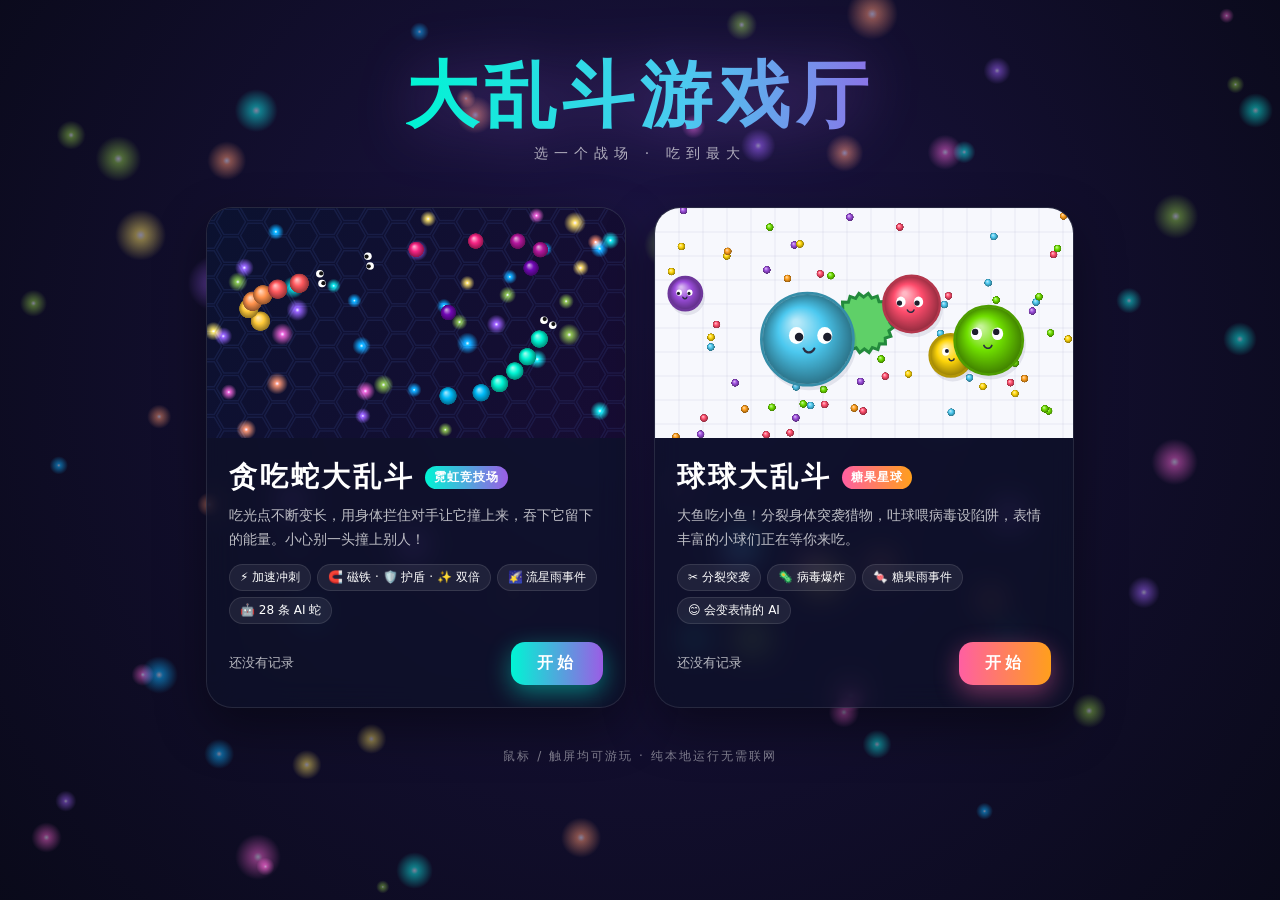
<file: index.html>
<!doctype html>
<html lang="zh-CN">
<head>
  <meta charset="utf-8">
  <meta name="viewport" content="width=device-width,initial-scale=1">
  <title>大乱斗游戏厅</title>
  <link rel="stylesheet" href="css/style.css">
  <style>
    html, body { overflow-y: auto; touch-action: auto; }
    #bg { position: fixed; inset: 0; z-index: 0; }
    .lobby { position: relative; z-index: 1; min-height: 100%; display: flex; flex-direction: column; align-items: center; padding: 56px 16px 32px; }
    .logo { font-size: clamp(40px, 7vw, 72px); font-weight: 900; letter-spacing: 6px; text-align: center; line-height: 1.1;
      background: linear-gradient(90deg, #00f5d4, #4cc9f0 30%, #9b5de5 55%, #f15bb5 75%, #ff9f1c);
      background-size: 200% 100%; -webkit-background-clip: text; background-clip: text; color: transparent;
      animation: shine 6s linear infinite; filter: drop-shadow(0 6px 30px rgba(155,93,229,.45)); }
    @keyframes shine { to { background-position: -200% 0; } }
    .tag { margin-top: 10px; opacity: .65; letter-spacing: 6px; font-size: 14px; text-align: center; }
    .games { display: grid; grid-template-columns: repeat(2, minmax(0, 420px)); gap: 28px; margin-top: 44px; width: 100%; justify-content: center; }
    .game {
      --c1: #00f5d4; --c2: #9b5de5;
      position: relative; border-radius: 26px; overflow: hidden; text-decoration: none; color: #fff;
      background: rgba(14, 18, 40, .7); border: 1px solid rgba(255,255,255,.1); backdrop-filter: blur(14px);
      box-shadow: 0 20px 50px rgba(0,0,0,.4); transition: transform .3s cubic-bezier(.2,1.4,.4,1), box-shadow .3s, border-color .3s;
    }
    .game:hover { transform: translateY(-8px) scale(1.015); border-color: var(--c1); box-shadow: 0 26px 60px rgba(0,0,0,.45), 0 0 40px color-mix(in srgb, var(--c1) 40%, transparent); }
    .game.ball { --c1: #ff5fa2; --c2: #ff9f1c; }
    .game canvas { display: block; width: 100%; height: 230px; }
    .game .info { padding: 20px 22px 22px; }
    .game h2 { font-size: 28px; font-weight: 900; letter-spacing: 3px; display: flex; align-items: center; gap: 10px; }
    .game h2 small { font-size: 12px; font-weight: 600; letter-spacing: 1px; padding: 3px 9px; border-radius: 999px;
      background: linear-gradient(90deg, var(--c1), var(--c2)); color: #fff; }
    .game p { margin-top: 8px; opacity: .72; font-size: 14px; line-height: 1.7; }
    .feats { display: flex; flex-wrap: wrap; gap: 6px; margin-top: 12px; }
    .feats span { font-size: 12px; padding: 4px 10px; border-radius: 999px; background: rgba(255,255,255,.07); border: 1px solid rgba(255,255,255,.1); }
    .play { display: flex; align-items: center; justify-content: space-between; margin-top: 18px; }
    .play .rec { font-size: 13px; opacity: .7; }
    .play .go { padding: 11px 26px; border-radius: 14px; font-weight: 800; letter-spacing: 4px; font-size: 16px;
      background: linear-gradient(90deg, var(--c1), var(--c2)); box-shadow: 0 8px 24px color-mix(in srgb, var(--c1) 45%, transparent); transition: filter .2s; }
    .game:hover .go { filter: brightness(1.12); }
    .foot { margin-top: 40px; opacity: .45; font-size: 12px; letter-spacing: 2px; text-align: center; }
    @media (max-width: 900px) { .games { grid-template-columns: minmax(0, 460px); } .lobby { padding-top: 40px; } }
  </style>
</head>
<body>
  <canvas id="bg"></canvas>
  <div class="lobby">
    <div class="logo">大乱斗游戏厅</div>
    <div class="tag">选一个战场 · 吃到最大</div>
    <div class="games">
      <a class="game snake" href="snake.html">
        <canvas id="pv-snake"></canvas>
        <div class="info">
          <h2>贪吃蛇大乱斗 <small>霓虹竞技场</small></h2>
          <p>吃光点不断变长，用身体拦住对手让它撞上来，吞下它留下的能量。小心别一头撞上别人！</p>
          <div class="feats"><span>⚡ 加速冲刺</span><span>🧲 磁铁 · 🛡️ 护盾 · ✨ 双倍</span><span>🌠 流星雨事件</span><span>🤖 28 条 AI 蛇</span></div>
          <div class="play"><span class="rec" id="rec-snake">还没有记录</span><span class="go">开始</span></div>
        </div>
      </a>
      <a class="game ball" href="ball.html">
        <canvas id="pv-ball"></canvas>
        <div class="info">
          <h2>球球大乱斗 <small>糖果星球</small></h2>
          <p>大鱼吃小鱼！分裂身体突袭猎物，吐球喂病毒设陷阱，表情丰富的小球们正在等你来吃。</p>
          <div class="feats"><span>✂️ 分裂突袭</span><span>🦠 病毒爆炸</span><span>🍬 糖果雨事件</span><span>😊 会变表情的 AI</span></div>
          <div class="play"><span class="rec" id="rec-ball">还没有记录</span><span class="go">开始</span></div>
        </div>
      </a>
    </div>
    <div class="foot">鼠标 / 触屏均可游玩 · 纯本地运行无需联网</div>
  </div>

  <script src="js/common.js"></script>
  <script>
  (() => {
    const { rand, TAU, pick } = G;
    const sb = G.store.get('snake_best', 0), bb = G.store.get('ball_best', 0);
    if (sb) document.getElementById('rec-snake').textContent = '🏆 最佳长度 ' + G.fmt(sb);
    if (bb) document.getElementById('rec-ball').textContent = '🏆 最佳质量 ' + G.fmt(bb);

    const DPR = Math.min(window.devicePixelRatio || 1, 2);
    const sprites = new Map();
    function ballSprite(color) {
      if (sprites.has(color)) return sprites.get(color);
      const S = 64, c = document.createElement('canvas');
      c.width = c.height = S;
      const g = c.getContext('2d');
      const grd = g.createRadialGradient(S * .38, S * .32, 2, S / 2, S / 2, S / 2);
      grd.addColorStop(0, G.shade(color, .6)); grd.addColorStop(.45, color); grd.addColorStop(1, G.shade(color, -.45));
      g.fillStyle = grd; g.beginPath(); g.arc(S / 2, S / 2, S / 2 - 1, 0, TAU); g.fill();
      sprites.set(color, c);
      return c;
    }
    function glow(color) {
      const k = 'g' + color;
      if (sprites.has(k)) return sprites.get(k);
      const S = 64, c = document.createElement('canvas');
      c.width = c.height = S;
      const g = c.getContext('2d');
      const grd = g.createRadialGradient(S / 2, S / 2, 0, S / 2, S / 2, S / 2);
      grd.addColorStop(0, 'rgba(255,255,255,.9)'); grd.addColorStop(.2, G.rgba(color, .9)); grd.addColorStop(1, G.rgba(color, 0));
      g.fillStyle = grd; g.fillRect(0, 0, S, S);
      sprites.set(k, c);
      return c;
    }
    const COLS = ['#00f5d4', '#9b5de5', '#f15bb5', '#fee440', '#00bbf9', '#ff924c', '#8ac926'];

    /* 背景：漂浮光点 */
    const bg = document.getElementById('bg'), bctx = bg.getContext('2d');
    let BW, BH;
    const motes = Array.from({ length: 70 }, () => ({ x: Math.random(), y: Math.random(), r: rand(2, 6), c: pick(COLS), v: rand(.005, .02), ph: rand(0, TAU) }));
    function fitBg() { ({ w: BW, h: BH } = G.fitCanvas(bg)); }
    fitBg();
    addEventListener('resize', fitBg);

    /* 贪吃蛇预览 */
    function setup(id) {
      const cv = document.getElementById(id), g = cv.getContext('2d');
      const o = { cv, g, w: 0, h: 0 };
      const fit = () => { const r = cv.getBoundingClientRect(); o.w = r.width; o.h = r.height; cv.width = r.width * DPR; cv.height = r.height * DPR; };
      fit(); addEventListener('resize', fit);
      return o;
    }
    const ps = setup('pv-snake');
    const snakes = [
      { cols: ['#00f5d4', '#00f5d4', '#00bbf9', '#00bbf9'], n: 34, r: 9, a: 0, sp: .7, ax: .36, ay: .32, fx: 1, fy: 2, ph: 0, trail: [] },
      { cols: ['#ff595e', '#ff924c', '#ffca3a', '#8ac926', '#1982c4', '#6a4c93'], n: 44, r: 10, a: 0, sp: .55, ax: .4, ay: .3, fx: 2, fy: 1, ph: 2, trail: [] },
      { cols: ['#f72585', '#b5179e', '#7209b7', '#3a0ca3', '#4361ee'], n: 26, r: 8, a: 0, sp: .9, ax: .3, ay: .36, fx: 3, fy: 2, ph: 4, trail: [] },
    ];
    const sfood = Array.from({ length: 40 }, () => ({ x: Math.random(), y: Math.random(), c: pick(COLS), ph: rand(0, TAU) }));
    function drawSnakePv(t) {
      const { g, w, h } = ps;
      g.setTransform(DPR, 0, 0, DPR, 0, 0);
      const bgG = g.createLinearGradient(0, 0, w, h);
      bgG.addColorStop(0, '#0b1230'); bgG.addColorStop(1, '#170c33');
      g.fillStyle = bgG; g.fillRect(0, 0, w, h);
      g.strokeStyle = 'rgba(90,120,220,.12)'; g.lineWidth = 1.5;
      const s = 16, hh = Math.sqrt(3) * s;
      for (let col = 0, x = 0; x < w + s; col++, x += 1.5 * s) for (let y = (col % 2) * hh / 2; y < h + hh; y += hh) {
        g.beginPath();
        for (let k = 0; k < 6; k++) { const a = k * Math.PI / 3; g.lineTo(x + Math.cos(a) * (s - 1.5), y + Math.sin(a) * (s - 1.5)); }
        g.closePath(); g.stroke();
      }
      g.globalCompositeOperation = 'lighter';
      for (const f of sfood) { const r = 9 + Math.sin(t * 3 + f.ph) * 2; g.drawImage(glow(f.c), f.x * w - r, f.y * h - r, r * 2, r * 2); }
      g.globalCompositeOperation = 'source-over';
      for (const sn of snakes) {
        const tt = t * sn.sp + sn.ph;
        const hx = w / 2 + Math.sin(tt * sn.fx) * w * sn.ax, hy = h / 2 + Math.sin(tt * sn.fy + 1) * h * sn.ay;
        sn.trail.unshift({ x: hx, y: hy });
        if (sn.trail.length > sn.n * 3) sn.trail.length = sn.n * 3;
        for (let i = Math.min(sn.trail.length - 1, sn.n * 3 - 1); i >= 0; i -= 3) {
          const p = sn.trail[i], k = i / 3, rr = k > sn.n - 6 ? sn.r * (.5 + (sn.n - k) * .08) : sn.r;
          g.drawImage(ballSprite(sn.cols[Math.floor(k / 2) % sn.cols.length]), p.x - rr, p.y - rr, rr * 2, rr * 2);
        }
        const p1 = sn.trail[0], p2 = sn.trail[Math.min(3, sn.trail.length - 1)];
        const a = Math.atan2(p1.y - p2.y, p1.x - p2.x);
        for (const sd of [-1, 1]) {
          const ex = p1.x + Math.cos(a) * 3 - Math.sin(a) * sd * 5, ey = p1.y + Math.sin(a) * 3 + Math.cos(a) * sd * 5;
          g.fillStyle = '#fff'; g.beginPath(); g.arc(ex, ey, 3.8, 0, TAU); g.fill();
          g.fillStyle = '#111'; g.beginPath(); g.arc(ex + Math.cos(a) * 1.4, ey + Math.sin(a) * 1.4, 2.1, 0, TAU); g.fill();
        }
      }
    }

    /* 球球预览 */
    const pb = setup('pv-ball');
    const bcols = ['#ff4d6d', '#4cc9f0', '#ffd60a', '#9d4edd', '#70e000', '#ff9f1c'];
    const blobs = [
      { r: 46, c: '#4cc9f0', x: .3, y: .5, vx: 30, vy: 18 },
      { r: 30, c: '#ff4d6d', x: .7, y: .3, vx: -40, vy: 30 },
      { r: 22, c: '#ffd60a', x: .6, y: .75, vx: 50, vy: -28 },
      { r: 18, c: '#9d4edd', x: .15, y: .2, vx: -36, vy: 44 },
      { r: 36, c: '#70e000', x: .85, y: .7, vx: -24, vy: -32 },
    ];
    const bpel = Array.from({ length: 70 }, () => ({ x: Math.random(), y: Math.random(), c: pick(bcols) }));
    let blinkT = 0;
    function drawBallPv(t, dt) {
      const { g, w, h } = pb;
      g.setTransform(DPR, 0, 0, DPR, 0, 0);
      g.fillStyle = '#f7f8fd'; g.fillRect(0, 0, w, h);
      g.strokeStyle = 'rgba(60,70,130,.08)'; g.lineWidth = 1;
      g.beginPath();
      for (let x = 0; x < w; x += 24) { g.moveTo(x, 0); g.lineTo(x, h); }
      for (let y = 0; y < h; y += 24) { g.moveTo(0, y); g.lineTo(w, y); }
      g.stroke();
      for (const p of bpel) g.drawImage(ballSprite(p.c), p.x * w - 4, p.y * h - 4, 8, 8);
      // 病毒
      g.save(); g.translate(w * .5, h * .5); g.rotate(t * .2);
      g.beginPath();
      for (let i = 0; i <= 40; i++) { const a = i / 40 * TAU, rr = i % 2 ? 30 : 26; g.lineTo(Math.cos(a) * rr, Math.sin(a) * rr); }
      g.fillStyle = '#5fd068'; g.fill(); g.strokeStyle = '#238a3c'; g.lineWidth = 3; g.stroke(); g.restore();
      blinkT -= dt; if (blinkT < -.15) blinkT = rand(2, 4);
      for (const b of blobs) {
        b.x += b.vx * dt / w; b.y += b.vy * dt / h;
        if (b.x * w < b.r || b.x * w > w - b.r) { b.vx *= -1; b.x = G.clamp(b.x, b.r / w, 1 - b.r / w); }
        if (b.y * h < b.r || b.y * h > h - b.r) { b.vy *= -1; b.y = G.clamp(b.y, b.r / h, 1 - b.r / h); }
        const x = b.x * w, y = b.y * h, r = b.r * (1 + Math.sin(t * 4 + b.r) * .025);
        g.fillStyle = 'rgba(40,40,90,.1)'; g.beginPath(); g.arc(x + 2, y + 4, r, 0, TAU); g.fill();
        g.drawImage(ballSprite(b.c), x - r, y - r, r * 2, r * 2);
        g.strokeStyle = G.shade(b.c, -.3); g.lineWidth = 2.5; g.beginPath(); g.arc(x, y, r - 1, 0, TAU); g.stroke();
        const a = Math.atan2(b.vy, b.vx), lx = Math.cos(a) * r * .08, ly = Math.sin(a) * r * .08;
        for (const sd of [-1, 1]) {
          const ex = x + sd * r * .3 + lx, ey = y - r * .12 + ly;
          if (blinkT < 0) { g.strokeStyle = '#2b2d42'; g.lineWidth = 2; g.beginPath(); g.arc(ex, ey, r * .1, .2, Math.PI - .2); g.stroke(); continue; }
          g.fillStyle = '#fff'; g.beginPath(); g.ellipse(ex, ey, r * .16, r * .18, 0, 0, TAU); g.fill();
          g.fillStyle = '#1d1e2c'; g.beginPath(); g.arc(ex + lx * .8, ey + ly * .8, r * .09, 0, TAU); g.fill();
        }
        g.strokeStyle = '#2b2d42'; g.lineWidth = Math.max(1.5, r * .05); g.lineCap = 'round';
        g.beginPath(); g.arc(x + lx * .5, y + r * .14 + ly * .5, r * .12, .35, Math.PI - .35); g.stroke();
      }
    }

    let last = performance.now();
    function tick(now) {
      const dt = Math.min(.05, (now - last) / 1000); last = now;
      const t = now / 1000;
      bctx.setTransform(DPR, 0, 0, DPR, 0, 0);
      const grd = bctx.createRadialGradient(BW * .5, BH * .3, 50, BW * .5, BH * .5, Math.max(BW, BH) * .8);
      grd.addColorStop(0, '#1a1340'); grd.addColorStop(1, '#05070f');
      bctx.fillStyle = grd; bctx.fillRect(0, 0, BW, BH);
      bctx.globalCompositeOperation = 'lighter';
      for (const m of motes) {
        m.y -= m.v * dt; if (m.y < -.05) { m.y = 1.05; m.x = Math.random(); }
        const r = m.r * 4 * (1 + Math.sin(t * 2 + m.ph) * .2);
        bctx.globalAlpha = .5;
        bctx.drawImage(glow(m.c), m.x * BW + Math.sin(t + m.ph) * 20 - r, m.y * BH - r, r * 2, r * 2);
      }
      bctx.globalAlpha = 1; bctx.globalCompositeOperation = 'source-over';
      drawSnakePv(t);
      drawBallPv(t, dt);
    }
    function loop(now) {
      tick(now);
      requestAnimationFrame(loop);
    }
    requestAnimationFrame(loop);
    window.__lobbyFrame = (n = 1) => { for (let i = 0; i < n; i++) tick(performance.now() + i * 16); };
  })();
  </script>
</body>
</html>
</file>
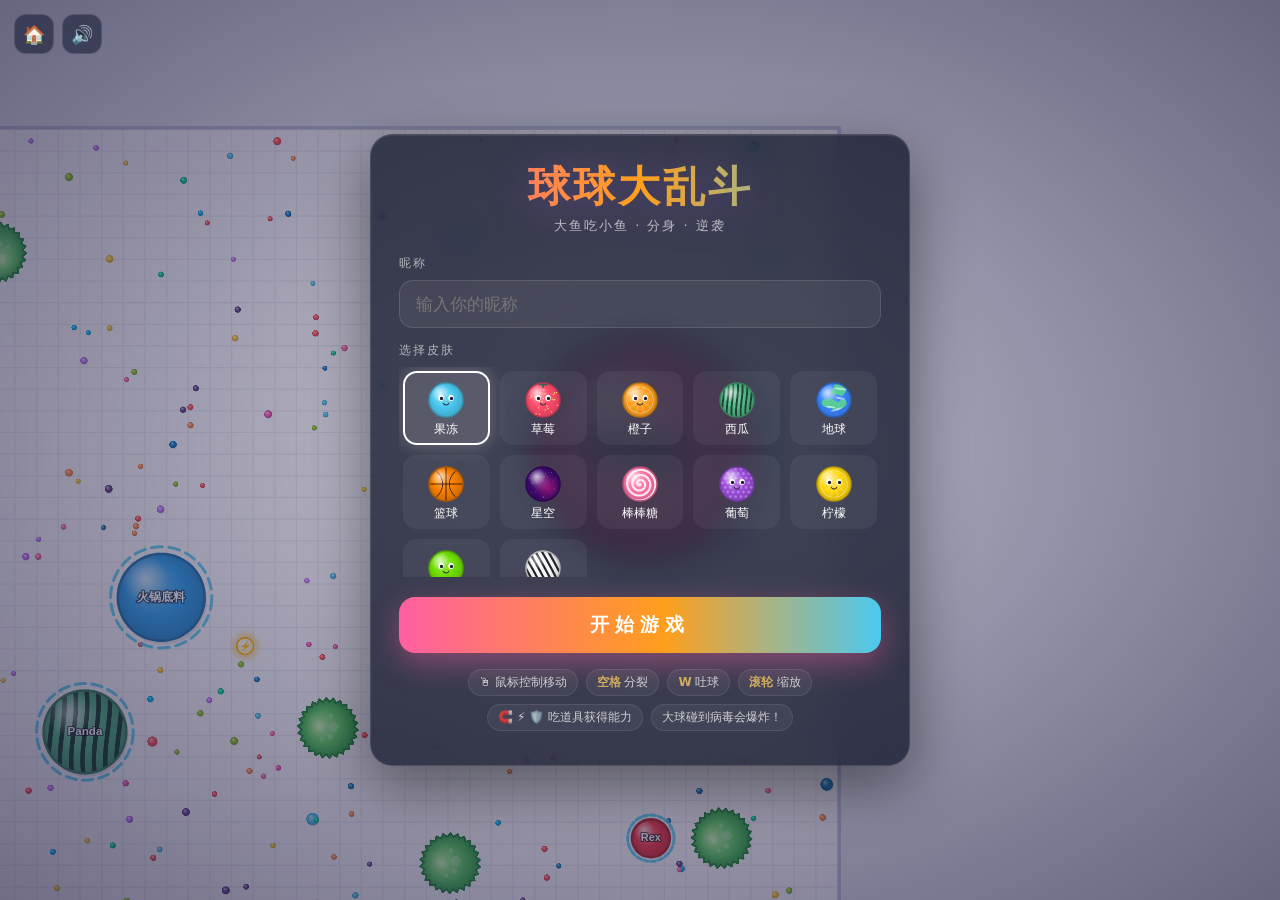
<file: ball.html>
<!doctype html>
<html lang="zh-CN">
<head>
  <meta charset="utf-8">
  <meta name="viewport" content="width=device-width,initial-scale=1,maximum-scale=1,user-scalable=no">
  <title>球球大乱斗</title>
  <link rel="stylesheet" href="css/style.css">
</head>
<body class="menu theme-ball">
  <canvas id="game"></canvas>

  <div id="topbar">
    <a class="icon-btn" href="index.html" title="返回大厅">🏠</a>
    <button class="icon-btn" id="btn-mute" title="声音">🔊</button>
  </div>

  <div id="leaderboard" class="hud panel"><h3>排行榜</h3><ol id="lb"></ol></div>
  <div id="feed" class="hud"></div>
  <div id="powers" class="hud"></div>
  <div id="stats" class="hud panel">
    <div class="lbl">质量</div>
    <div class="big" id="st-score">0</div>
    <div class="row"><span>排名 <b id="st-rank">-</b></span><span>击杀 <b id="st-kills">0</b></span><span>⏱ <b id="st-time">0:00</b></span></div>
  </div>
  <canvas id="minimap" class="hud"></canvas>
  <div id="announce" class="hud"></div>
  <div id="banner" class="hud"></div>

  <div class="touch-ui"><button class="tbtn small" data-action="eject">吐球</button><button class="tbtn" data-action="split">分裂</button></div>

  <div id="start" class="overlay">
    <div class="card">
      <div class="title">球球大乱斗</div>
      <div class="subtitle">大鱼吃小鱼 · 分身 · 逆袭</div>
      <div class="field-label">昵称</div>
      <input class="name" id="name" maxlength="10" placeholder="输入你的昵称" autocomplete="off">
      <div class="field-label">选择皮肤</div>
      <div class="skins" id="skins"></div>
      <button class="btn" id="btn-start">开始游戏</button>
      <div class="hint">
        <span>🖱 鼠标控制移动</span>
        <span><kbd>空格</kbd> 分裂</span><span><kbd>W</kbd> 吐球</span><span><kbd>滚轮</kbd> 缩放</span>
        <span>🧲 ⚡ 🛡️ 吃道具获得能力</span>
        <span>大球碰到病毒会爆炸！</span>
      </div>
      <div class="best" id="best"></div>
    </div>
  </div>

  <div id="over" class="overlay hidden">
    <div class="card">
      <div class="title" style="font-size:36px">游戏结束</div>
      <div class="killer" id="ov-killer"></div>
      <div class="result-grid">
        <div><div class="v" id="ov-peak">0</div><div class="l">最高质量</div></div>
        <div><div class="v" id="ov-rank">-</div><div class="l">最高排名</div></div>
        <div><div class="v" id="ov-kills">0</div><div class="l">击杀</div></div>
        <div><div class="v" id="ov-time">0:00</div><div class="l">存活时间</div></div>
      </div>
      <div class="newbest" id="ov-best"></div>
      <button class="btn" id="btn-again">再来一局</button>
      <div class="btn-row">
        <button class="btn ghost" id="btn-skin">更换皮肤</button>
        <a class="btn ghost" href="index.html">返回大厅</a>
      </div>
    </div>
  </div>

  <script src="js/common.js"></script>
  <script src="js/ball.js"></script>
</body>
</html>
</file>
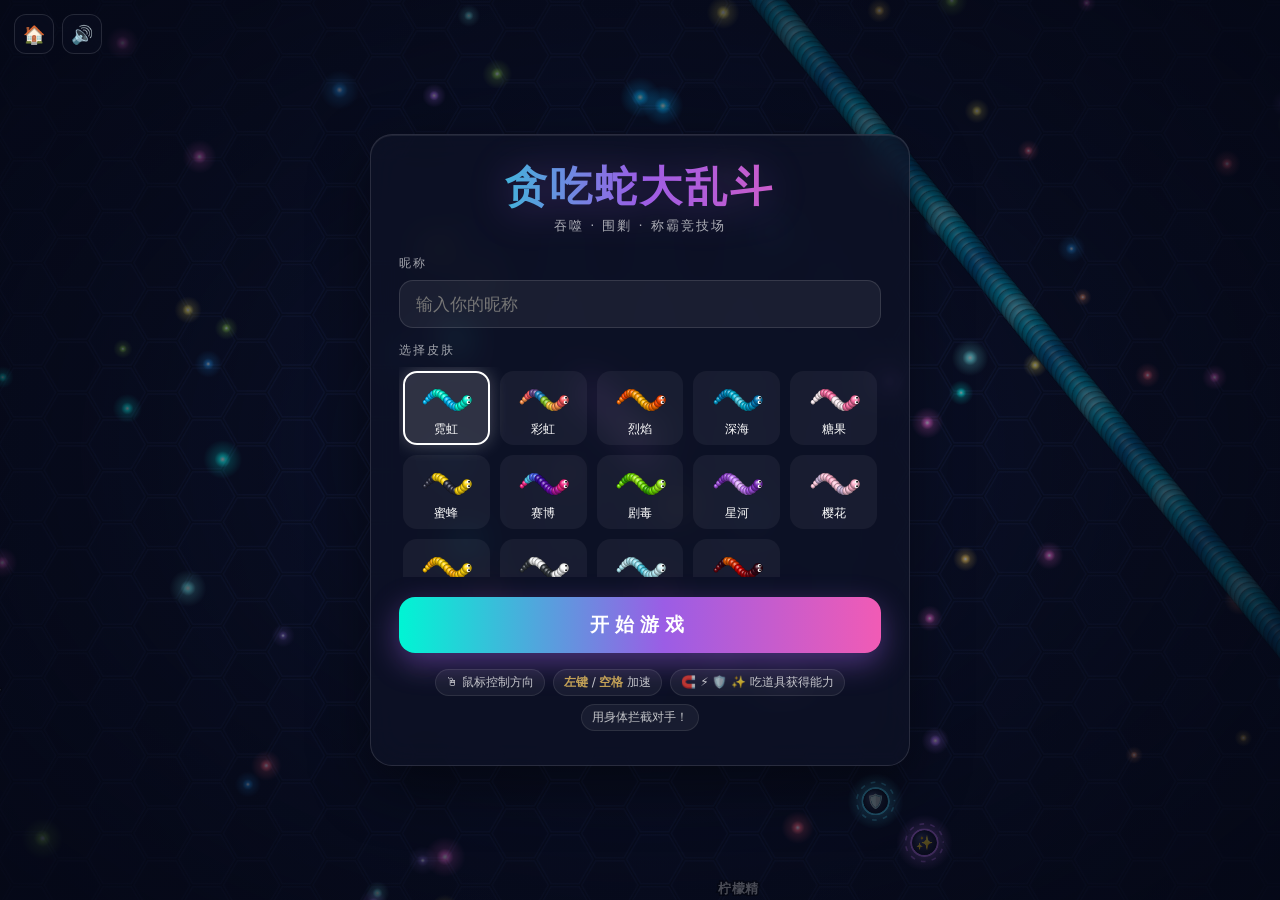
<file: snake.html>
<!doctype html>
<html lang="zh-CN">
<head>
  <meta charset="utf-8">
  <meta name="viewport" content="width=device-width,initial-scale=1,maximum-scale=1,user-scalable=no">
  <title>贪吃蛇大乱斗</title>
  <link rel="stylesheet" href="css/style.css">
</head>
<body class="menu">
  <canvas id="game"></canvas>

  <div id="topbar">
    <a class="icon-btn" href="index.html" title="返回大厅">🏠</a>
    <button class="icon-btn" id="btn-mute" title="声音">🔊</button>
  </div>

  <div id="leaderboard" class="hud panel"><h3>排行榜</h3><ol id="lb"></ol></div>
  <div id="feed" class="hud"></div>
  <div id="powers" class="hud"></div>
  <div id="stats" class="hud panel">
    <div class="lbl">长度</div>
    <div class="big" id="st-score">0</div>
    <div class="row"><span>排名 <b id="st-rank">-</b></span><span>击杀 <b id="st-kills">0</b></span><span>⏱ <b id="st-time">0:00</b></span></div>
  </div>
  <canvas id="minimap" class="hud"></canvas>
  <div id="announce" class="hud"></div>
  <div id="banner" class="hud"></div>

  <div class="touch-ui"><button class="tbtn" data-action="boost">加速</button></div>

  <div id="start" class="overlay">
    <div class="card">
      <div class="title">贪吃蛇大乱斗</div>
      <div class="subtitle">吞噬 · 围剿 · 称霸竞技场</div>
      <div class="field-label">昵称</div>
      <input class="name" id="name" maxlength="10" placeholder="输入你的昵称" autocomplete="off">
      <div class="field-label">选择皮肤</div>
      <div class="skins" id="skins"></div>
      <button class="btn" id="btn-start">开始游戏</button>
      <div class="hint">
        <span>🖱 鼠标控制方向</span>
        <span><kbd>左键</kbd> / <kbd>空格</kbd> 加速</span>
        <span>🧲 ⚡ 🛡️ ✨ 吃道具获得能力</span>
        <span>用身体拦截对手！</span>
      </div>
      <div class="best" id="best"></div>
    </div>
  </div>

  <div id="over" class="overlay hidden">
    <div class="card">
      <div class="title" style="font-size:36px">游戏结束</div>
      <div class="killer" id="ov-killer"></div>
      <div class="result-grid">
        <div><div class="v" id="ov-peak">0</div><div class="l">最高长度</div></div>
        <div><div class="v" id="ov-rank">-</div><div class="l">最高排名</div></div>
        <div><div class="v" id="ov-kills">0</div><div class="l">击杀</div></div>
        <div><div class="v" id="ov-time">0:00</div><div class="l">存活时间</div></div>
      </div>
      <div class="newbest" id="ov-best"></div>
      <button class="btn" id="btn-again">再来一局</button>
      <div class="btn-row">
        <button class="btn ghost" id="btn-skin">更换皮肤</button>
        <a class="btn ghost" href="index.html">返回大厅</a>
      </div>
    </div>
  </div>

  <script src="js/common.js"></script>
  <script src="js/snake.js"></script>
</body>
</html>
</file>
<file: css/style.css>
* { box-sizing: border-box; margin: 0; padding: 0; }
:root {
  --font: "PingFang SC", "Microsoft YaHei", "Segoe UI", system-ui, sans-serif;
  --panel: rgba(12, 16, 34, 0.55);
  --line: rgba(255, 255, 255, 0.12);
  --gold: #ffd166;
  --a1: #00f5d4;
  --a2: #9b5de5;
  --a3: #f15bb5;
}
html, body {
  width: 100%; height: 100%; overflow: hidden;
  background: #070b18; color: #fff; font-family: var(--font);
  user-select: none; -webkit-user-select: none; touch-action: none;
  -webkit-tap-highlight-color: transparent;
}
button { font-family: inherit; }
#game { position: fixed; inset: 0; display: block; cursor: crosshair; }

/* ---------- 通用面板 ---------- */
.panel {
  background: var(--panel);
  backdrop-filter: blur(10px); -webkit-backdrop-filter: blur(10px);
  border: 1px solid var(--line); border-radius: 14px;
  box-shadow: 0 8px 30px rgba(0, 0, 0, 0.25);
}
.hud { position: fixed; z-index: 5; pointer-events: none; transition: opacity .4s; }
body.menu .hud { opacity: 0; }

/* 顶部按钮 */
#topbar { position: fixed; top: 14px; left: 14px; z-index: 30; display: flex; gap: 8px; }
.icon-btn {
  width: 40px; height: 40px; border-radius: 12px; border: 1px solid var(--line);
  background: var(--panel); color: #fff; font-size: 18px; cursor: pointer;
  display: flex; align-items: center; justify-content: center; text-decoration: none;
  backdrop-filter: blur(10px); transition: transform .15s, background .2s;
}
.icon-btn:hover { transform: translateY(-2px); background: rgba(255,255,255,.14); }

/* 排行榜 */
#leaderboard { top: 14px; right: 14px; width: 220px; padding: 12px 12px 10px; font-size: 13px; }
#leaderboard h3 { font-size: 12px; letter-spacing: 4px; opacity: .7; margin-bottom: 8px; text-align: center; font-weight: 600; }
#leaderboard ol { list-style: none; }
#leaderboard li { display: flex; align-items: center; gap: 6px; padding: 3px 4px; border-radius: 6px; }
#leaderboard li .rk { width: 22px; text-align: center; opacity: .7; font-size: 12px; }
#leaderboard li .n { flex: 1; overflow: hidden; text-overflow: ellipsis; white-space: nowrap; }
#leaderboard li .s { font-variant-numeric: tabular-nums; opacity: .85; }
#leaderboard li.top1 .n { color: var(--gold); }
#leaderboard li.top2 .n { color: #e0e6f0; }
#leaderboard li.top3 .n { color: #f4a261; }
#leaderboard li.me { background: rgba(255, 209, 102, .18); color: var(--gold); font-weight: 700; }
#leaderboard li.sep { height: 1px; background: var(--line); padding: 0; margin: 4px 0; }

/* 击杀播报 */
#feed { top: 66px; left: 14px; display: flex; flex-direction: column; gap: 6px; max-width: 320px; }
.feed-item {
  padding: 6px 12px; border-radius: 10px; background: var(--panel); border: 1px solid var(--line);
  font-size: 13px; animation: feedIn .35s ease-out; transition: opacity .6s, transform .6s; backdrop-filter: blur(8px);
}
.feed-item b { color: var(--gold); }
.feed-item .k { color: #ff6b6b; font-weight: 700; }
.feed-item.fade { opacity: 0; transform: translateX(-20px); }
@keyframes feedIn { from { opacity: 0; transform: translateX(-30px); } to { opacity: 1; transform: none; } }

/* 数据面板 */
#stats { left: 14px; bottom: 14px; padding: 12px 18px; min-width: 190px; }
#stats .big { font-size: 34px; font-weight: 900; line-height: 1; letter-spacing: 1px;
  background: linear-gradient(90deg, #fff, #c9d6ff); -webkit-background-clip: text; background-clip: text; color: transparent; }
#stats .lbl { font-size: 11px; opacity: .6; letter-spacing: 2px; margin-bottom: 4px; }
#stats .row { display: flex; gap: 14px; margin-top: 8px; font-size: 13px; opacity: .85; }
#stats .row b { color: var(--gold); }

/* 道具状态 */
#powers { left: 14px; bottom: 120px; display: flex; gap: 8px; }
.pw { width: 46px; height: 46px; border-radius: 12px; position: relative; display: flex; align-items: center; justify-content: center;
  font-size: 22px; background: var(--panel); border: 1px solid var(--line); overflow: hidden; animation: pop .3s ease-out; }
.pw .bar { position: absolute; left: 0; bottom: 0; height: 4px; background: var(--c, #00f5d4); box-shadow: 0 0 8px var(--c); }
@keyframes pop { from { transform: scale(.4); } 70% { transform: scale(1.15); } to { transform: none; } }

/* 小地图 */
#minimap { right: 14px; bottom: 14px; width: 170px; height: 170px; }

/* 中央播报 */
#announce { top: 18%; left: 50%; transform: translateX(-50%); text-align: center; }
.ann { animation: annIn 2.2s ease-out forwards; }
.ann-main { font-size: 46px; font-weight: 900; color: var(--c); letter-spacing: 4px;
  text-shadow: 0 0 24px var(--c), 0 4px 0 rgba(0,0,0,.35); white-space: nowrap; }
.ann-sub { font-size: 16px; margin-top: 4px; opacity: .9; text-shadow: 0 2px 6px rgba(0,0,0,.6); }
@keyframes annIn {
  0% { opacity: 0; transform: scale(2.2); } 12% { opacity: 1; transform: scale(.92); } 20% { transform: scale(1); }
  80% { opacity: 1; } 100% { opacity: 0; transform: translateY(-30px); }
}
#banner { top: 70px; left: 50%; transform: translate(-50%, -20px); padding: 10px 22px; border-radius: 999px; opacity: 0;
  background: linear-gradient(90deg, rgba(155,93,229,.85), rgba(241,91,181,.85)); font-weight: 700; font-size: 15px;
  box-shadow: 0 6px 24px rgba(241,91,181,.35); white-space: nowrap; }
#banner.show { animation: bannerShow 5s ease forwards; }
@keyframes bannerShow { 0% { opacity: 0; transform: translate(-50%, -20px); } 8%, 85% { opacity: 1; transform: translate(-50%, 0); } 100% { opacity: 0; transform: translate(-50%, -10px); } }

/* ---------- 覆盖层（开始/结算） ---------- */
.overlay {
  position: fixed; inset: 0; z-index: 20; display: flex; align-items: center; justify-content: center; padding: 16px;
  background: radial-gradient(ellipse at center, rgba(5, 8, 22, .25), rgba(5, 8, 22, .82));
  transition: opacity .35s; overflow-y: auto;
}
.overlay.hidden { opacity: 0; pointer-events: none; }
.card { width: min(100%, 540px); padding: 28px 28px 22px; border-radius: 22px; margin: auto;
  background: rgba(14, 18, 38, .72); border: 1px solid var(--line); backdrop-filter: blur(16px);
  box-shadow: 0 20px 60px rgba(0,0,0,.45), inset 0 1px 0 rgba(255,255,255,.08); animation: cardIn .45s cubic-bezier(.2,1.3,.4,1); }
@keyframes cardIn { from { opacity: 0; transform: translateY(24px) scale(.96); } to { opacity: 1; transform: none; } }
.title { font-size: 42px; font-weight: 900; text-align: center; letter-spacing: 3px; line-height: 1.15;
  background: linear-gradient(90deg, var(--a1), var(--a2), var(--a3)); -webkit-background-clip: text; background-clip: text; color: transparent;
  filter: drop-shadow(0 4px 20px rgba(155, 93, 229, .35)); }
.subtitle { text-align: center; opacity: .65; font-size: 13px; margin: 6px 0 20px; letter-spacing: 2px; }
.field-label { font-size: 12px; opacity: .6; letter-spacing: 2px; margin: 14px 0 8px; }
input.name {
  width: 100%; padding: 13px 16px; font-size: 17px; border-radius: 14px; outline: none; font-family: inherit;
  background: rgba(255,255,255,.06); color: #fff; border: 1px solid var(--line); transition: border .2s, box-shadow .2s; user-select: text;
}
input.name:focus { border-color: var(--a1); box-shadow: 0 0 0 4px rgba(0,245,212,.15); }
.skins { display: grid; grid-template-columns: repeat(auto-fill, minmax(72px, 1fr)); gap: 10px; max-height: 210px; overflow-y: auto; padding: 4px; }
.skin { border-radius: 14px; cursor: pointer; border: 2px solid transparent; background: rgba(255,255,255,.05);
  display: flex; flex-direction: column; align-items: center; padding: 6px 2px 5px; font-size: 12px; transition: transform .15s, border .15s, background .15s; }
.skin canvas { width: 60px; height: 42px; }
.skin:hover { transform: translateY(-2px); background: rgba(255,255,255,.1); }
.skin.sel { border-color: #fff; background: rgba(255,255,255,.14); box-shadow: 0 0 18px rgba(255,255,255,.25); }
.btn {
  display: block; width: 100%; margin-top: 20px; padding: 15px; font-size: 19px; font-weight: 800; letter-spacing: 6px; color: #fff; cursor: pointer;
  border: 0; border-radius: 16px; background: linear-gradient(90deg, var(--a1), var(--a2) 55%, var(--a3));
  box-shadow: 0 10px 30px rgba(155,93,229,.45); transition: transform .15s, filter .15s; text-decoration: none; text-align: center;
}
.btn:hover { transform: translateY(-2px); filter: brightness(1.1); }
.btn:active { transform: translateY(1px); }
.btn.ghost { background: rgba(255,255,255,.08); box-shadow: none; border: 1px solid var(--line); font-size: 15px; padding: 12px; letter-spacing: 3px; margin-top: 10px; }
.btn-row { display: flex; gap: 10px; }
.btn-row .btn { margin-top: 10px; }
.hint { margin-top: 16px; display: flex; flex-wrap: wrap; gap: 8px; justify-content: center; font-size: 12px; opacity: .75; }
.hint span { padding: 4px 10px; border-radius: 999px; background: rgba(255,255,255,.07); border: 1px solid var(--line); }
kbd { font-family: inherit; font-weight: 700; color: var(--gold); }
.best { text-align: center; font-size: 13px; opacity: .7; margin-top: 12px; }

/* 结算 */
.result-grid { display: grid; grid-template-columns: repeat(2, 1fr); gap: 10px; margin-top: 18px; }
.result-grid div { background: rgba(255,255,255,.06); border: 1px solid var(--line); border-radius: 14px; padding: 12px; text-align: center; }
.result-grid .v { font-size: 26px; font-weight: 900; }
.result-grid .l { font-size: 12px; opacity: .6; margin-top: 2px; letter-spacing: 2px; }
.killer { text-align: center; margin-top: 8px; opacity: .8; }
.killer b { color: #ff6b6b; }
.newbest { text-align: center; margin-top: 12px; color: var(--gold); font-weight: 800; letter-spacing: 3px; animation: glow 1s ease-in-out infinite alternate; }
@keyframes glow { from { text-shadow: 0 0 6px rgba(255,209,102,.4); } to { text-shadow: 0 0 20px rgba(255,209,102,.9); } }

/* 球球主题：明亮糖果色 */
body.theme-ball { background: #eef1f8; --a1: #ff5fa2; --a2: #ff9f1c; --a3: #4cc9f0; --panel: rgba(30, 34, 60, 0.62); }
body.theme-ball .overlay { background: radial-gradient(ellipse at center, rgba(40, 30, 70, .2), rgba(30, 24, 60, .62)); }
body.theme-ball .btn { box-shadow: 0 10px 30px rgba(255,95,162,.4); }
body.theme-ball .tbtn { background: radial-gradient(circle at 35% 30%, rgba(255,255,255,.5), rgba(255,95,162,.75)); }
body.theme-ball .tbtn.small { background: radial-gradient(circle at 35% 30%, rgba(255,255,255,.5), rgba(255,159,28,.75)); }
body.theme-ball .joy { border-color: rgba(40,40,80,.3); background: rgba(40,40,80,.08); }
body.theme-ball #game { cursor: default; }

/* ---------- 触屏 ---------- */
.touch-ui { display: none; position: fixed; right: 18px; bottom: 26px; z-index: 6; gap: 14px; align-items: flex-end; }
body.touch .touch-ui { display: flex; }
body.touch.menu .touch-ui { display: none; }
.tbtn { width: 78px; height: 78px; border-radius: 50%; border: 2px solid rgba(255,255,255,.35); color: #fff; font-size: 15px; font-weight: 800;
  background: radial-gradient(circle at 35% 30%, rgba(255,255,255,.35), rgba(155,93,229,.55)); box-shadow: 0 6px 20px rgba(0,0,0,.35); }
.tbtn.small { width: 62px; height: 62px; font-size: 13px; background: radial-gradient(circle at 35% 30%, rgba(255,255,255,.35), rgba(0,187,249,.55)); }
.tbtn.active { transform: scale(.92); filter: brightness(1.3); }
.joy { position: fixed; width: 120px; height: 120px; margin: -60px 0 0 -60px; border-radius: 50%; z-index: 4; pointer-events: none;
  border: 2px solid rgba(255,255,255,.3); background: rgba(255,255,255,.06); opacity: 0; transition: opacity .15s; }
.joy.show { opacity: 1; }
.joy-knob { position: absolute; left: 50%; top: 50%; width: 52px; height: 52px; margin: -26px 0 0 -26px; border-radius: 50%;
  background: radial-gradient(circle at 35% 30%, #fff, rgba(255,255,255,.4)); box-shadow: 0 0 18px rgba(255,255,255,.5); }
body.touch #minimap { width: 110px; height: 110px; right: auto; left: 14px; bottom: auto; top: 66px; }
body.touch #feed { top: 186px; }
body.touch #stats { bottom: 14px; padding: 8px 12px; min-width: 0; }
body.touch #stats .lbl { display: none; }
body.touch #stats .big { font-size: 22px; }
body.touch #stats .row { gap: 8px; font-size: 11px; margin-top: 4px; }
body.touch #stats .row span:last-child { display: none; }
body.touch #powers { bottom: 96px; }

@media (max-width: 720px) {
  #leaderboard { width: 150px; font-size: 11px; padding: 8px; }
  #leaderboard li:nth-child(n+6):not(.me):not(.sep) { display: none; }
  .tbtn { width: 68px; height: 68px; }
  .tbtn.small { width: 54px; height: 54px; }
  .touch-ui { right: 12px; bottom: 18px; gap: 10px; }
  #leaderboard li .rk { width: 16px; }
  .title { font-size: 32px; }
  .card { padding: 22px 18px 18px; }
  .ann-main { font-size: 32px; }
  #banner { font-size: 13px; top: 64px; }
}
</file>
